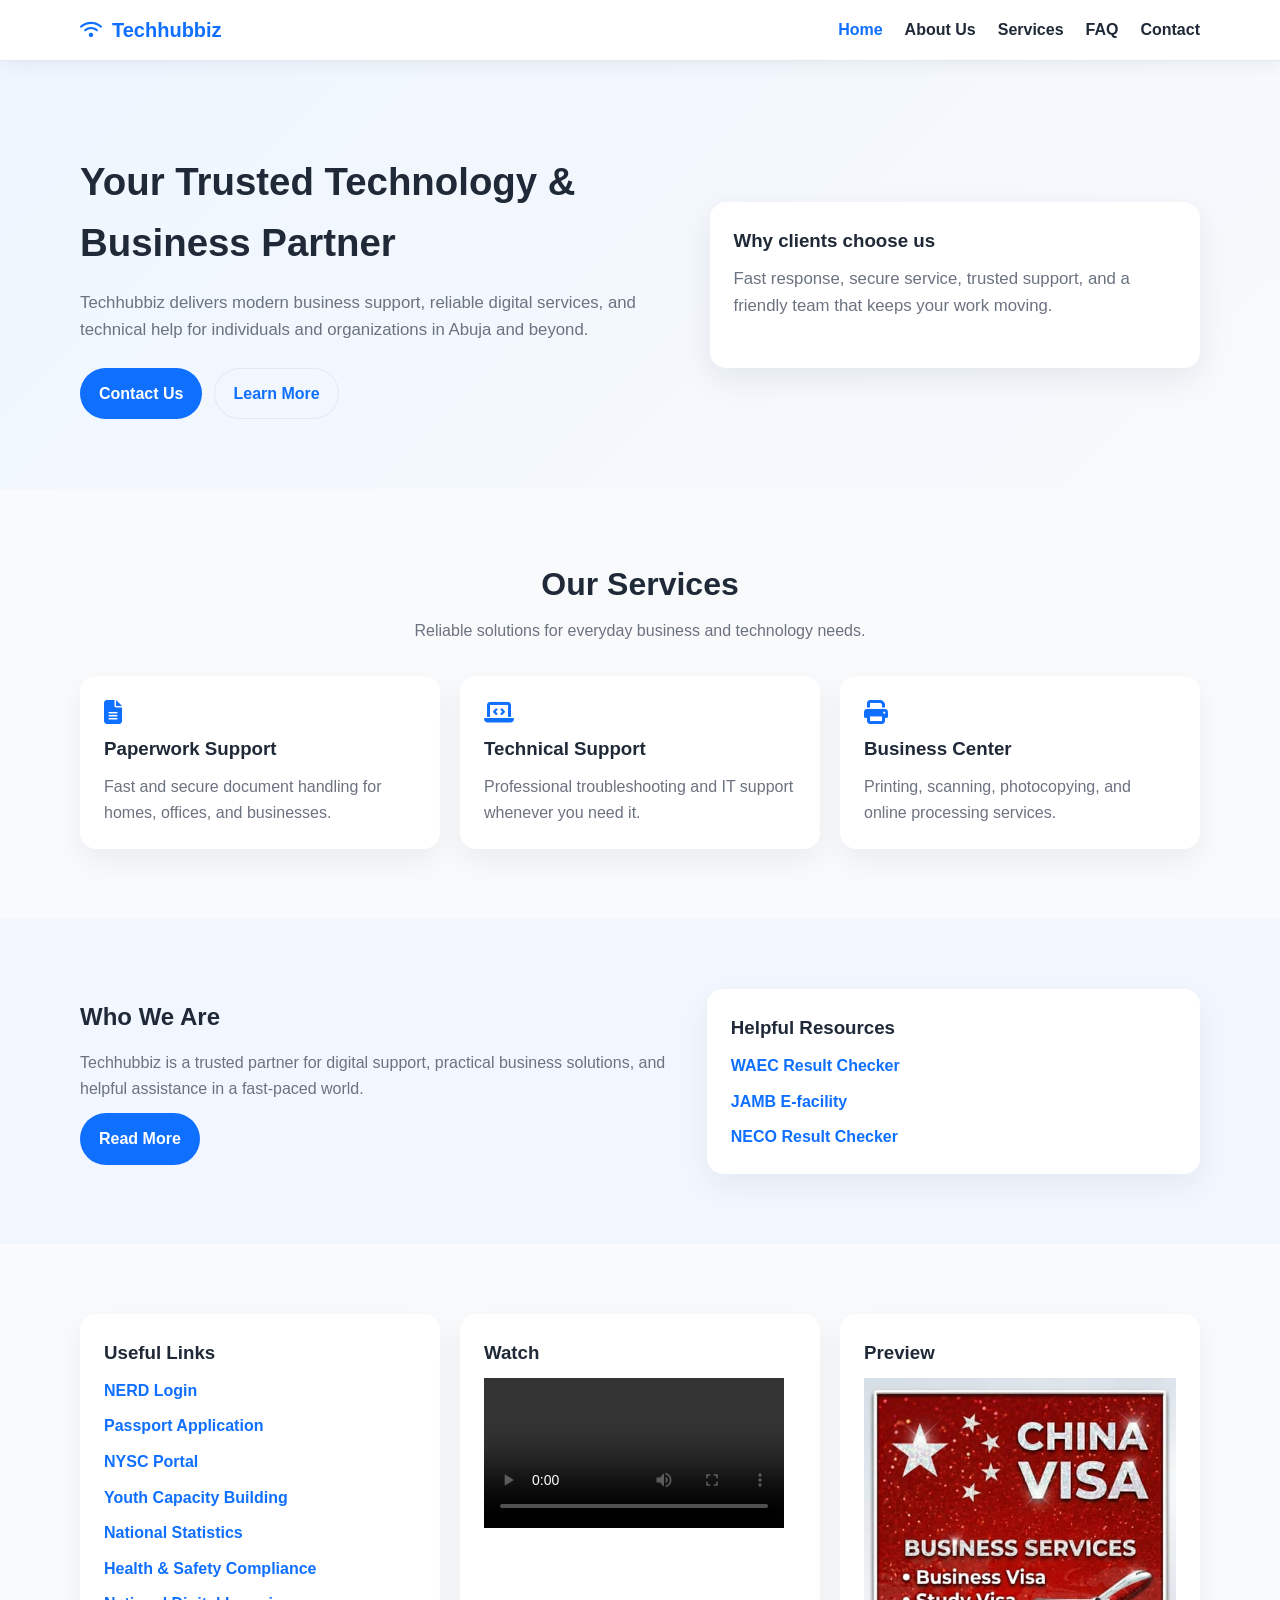
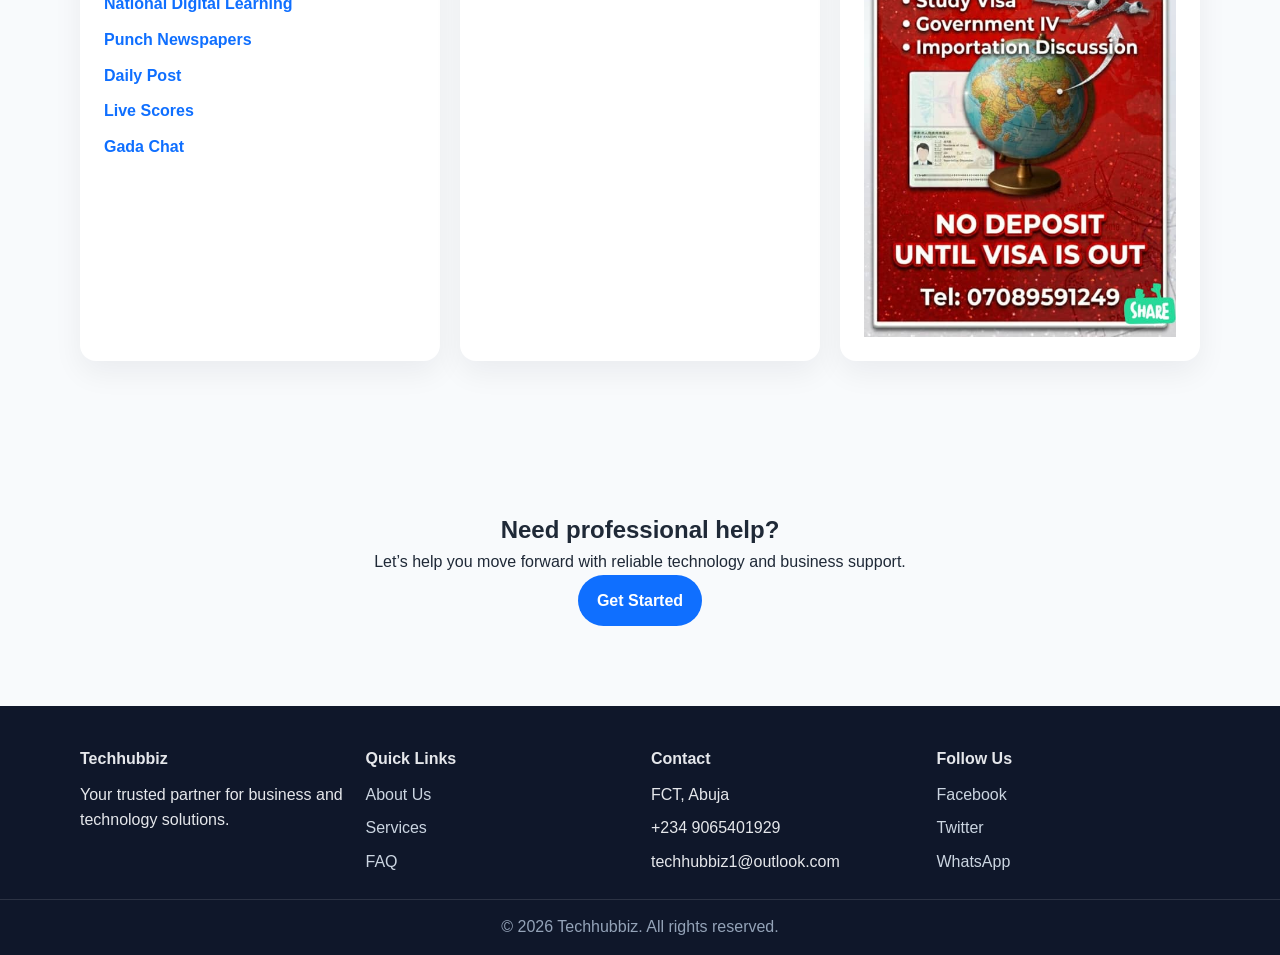
<file: index.html>
<!DOCTYPE html>
<html lang="en">
<head>
  <meta charset="UTF-8">
  <meta name="viewport" content="width=device-width, initial-scale=1.0">
  <title>Techhubbiz | Home</title>
  <link rel="stylesheet" href="style.css">
  <link rel="stylesheet" href="https://cdnjs.cloudflare.com/ajax/libs/font-awesome/6.5.1/css/all.min.css">
</head>
<body>
  <nav class="navbar">
    <div class="container nav-wrap">
      <a class="brand" href="index.html"><i class="fas fa-wifi"></i><span>Techhubbiz</span></a>
      <button class="nav-toggle" aria-label="Toggle navigation" aria-expanded="false">
        <span></span><span></span><span></span>
      </button>
      <ul class="nav-menu">
        <li><a href="index.html" class="active">Home</a></li>
        <li><a href="about.html">About Us</a></li>
        <li><a href="services.html">Services</a></li>
        <li><a href="faq.html">FAQ</a></li>
        <li><a href="contact.html">Contact</a></li>
      </ul>
    </div>
  </nav>

  <header class="hero">
    <div class="container hero-grid">
      <div>
        <h1>Your Trusted Technology & Business Partner</h1>
        <p>Techhubbiz delivers modern business support, reliable digital services, and technical help for individuals and organizations in Abuja and beyond.</p>
        <div class="hero-buttons">
          <a href="contact.html" class="btn btn-primary">Contact Us</a>
          <a href="about.html" class="btn btn-secondary">Learn More</a>
        </div>
      </div>
      <div class="hero-card">
        <h3>Why clients choose us</h3>
        <p>Fast response, secure service, trusted support, and a friendly team that keeps your work moving.</p>
      </div>
    </div>
  </header>

  <main>
    <section class="section">
      <div class="container">
        <div class="section-header">
          <h2>Our Services</h2>
          <p>Reliable solutions for everyday business and technology needs.</p>
        </div>
        <div class="services-grid">
          <div class="service-card">
            <i class="fas fa-file-alt"></i>
            <h3>Paperwork Support</h3>
            <p>Fast and secure document handling for homes, offices, and businesses.</p>
          </div>
          <div class="service-card">
            <i class="fas fa-laptop-code"></i>
            <h3>Technical Support</h3>
            <p>Professional troubleshooting and IT support whenever you need it.</p>
          </div>
          <div class="service-card">
            <i class="fas fa-print"></i>
            <h3>Business Center</h3>
            <p>Printing, scanning, photocopying, and online processing services.</p>
          </div>
        </div>
      </div>
    </section>

    <section class="section section-alt">
      <div class="container about-grid">
        <div class="about-block">
          <h2>Who We Are</h2>
          <p>Techhubbiz is a trusted partner for digital support, practical business solutions, and helpful assistance in a fast-paced world.</p>
          <a href="about.html" class="btn btn-primary">Read More</a>
        </div>
        <div class="card">
          <h3>Helpful Resources</h3>
          <ul class="links-list">
            <li><a href="https://www.waecdirect.org/" target="_blank" rel="noreferrer">WAEC Result Checker</a></li>
            <li><a href="https://efacility.jamb.gov.ng/" target="_blank" rel="noreferrer">JAMB E-facility</a></li>
            <li><a href="https://results.neco.gov.ng/" target="_blank" rel="noreferrer">NECO Result Checker</a></li>
          </ul>
        </div>
      </div>
    </section>


    <section class="section">
      <div class="container media-grid">
        <div class="media-card">
          <h3>Useful Links</h3>
          <ul class="links-list">
            <li><a href="https://esmat.ned.gov.ng/ai/esmat/login.php" target="_blank" rel="noreferrer">NERD Login</a></li>
            <li><a href="https://passport.immigration.gov.ng/" target="_blank" rel="noreferrer">Passport Application</a></li>
            <li><a href="https://portal.nysc.org.ng/nysc/" target="_blank" rel="noreferrer">NYSC Portal</a></li>
            <li><a href="https://my.nigerianyouthacademy.com/" target="_blank" rel="noreferrer">Youth Capacity Building</a></li>
            <li><a href="https://nigerianstat.gov.ng/" target="_blank" rel="noreferrer">National Statistics</a></li>
            <li><a href="https://www.nafdac.gov.ng/" target="_blank" rel="noreferrer">Health & Safety Compliance</a></li>
            <li><a href="https://nlp.education.gov.ng/" target="_blank" rel="noreferrer">National Digital Learning</a></li>
            <li><a href="https://punchng.com/" target="_blank" rel="noreferrer">Punch Newspapers</a></li>
            <li><a href="https://dailypost.ng/" target="_blank" rel="noreferrer">Daily Post</a></li>
            <li><a href="https://www.livescores.com/?tz=1" target="_blank" rel="noreferrer">Live Scores</a></li>
            <li><a href="https://gada.chat/register?ref=IKGOD">Gada Chat</a></li>
          </ul>
        </div>
        <div class="media-card">
          <h3>Watch</h3>
          <video controls preload="metadata">
            <source src="China Visa (1) (1).mp4" type="video/mp4">
            Your browser does not support the video tag.
          </video>
        </div>
        <div class="media-card">
          <h3>Preview</h3>
          <img src="visa image.jpeg" alt="Visa illustration">
        </div>
      </div>
    </section>

    <section class="section cta">
      <div class="container">
        <h2>Need professional help?</h2>
        <p>Let’s help you move forward with reliable technology and business support.</p>
        <a href="contact.html" class="btn btn-primary">Get Started</a>
      </div>
    </section>
  </main>

  <footer class="footer">
    <div class="container footer-grid">
      <div>
        <h4>Techhubbiz</h4>
        <p>Your trusted partner for business and technology solutions.</p>
      </div>
      <div>
        <h4>Quick Links</h4>
        <ul>
          <li><a href="about.html">About Us</a></li>
          <li><a href="services.html">Services</a></li>
          <li><a href="faq.html">FAQ</a></li>
        </ul>
      </div>
      <div>
        <h4>Contact</h4>
        <ul>
          <li>FCT, Abuja</li>
          <li>+234 9065401929</li>
          <li>techhubbiz1@outlook.com</li>
        </ul>
      </div>
      <div>
        <h4>Follow Us</h4>
        <ul>
          <li><a href="https://www.facebook.com/share/1Ebr9QDGdv/">Facebook</a></li>
          <li><a href="https://x.com/IkeGod27">Twitter</a></li>
          <li><a href="https://wa.me/message/5A6BDYI6N4X2K1">WhatsApp</a></li>
        </ul>
      </div>
    </div>
    <div class="footer-bottom">
      <p>© 2026 Techhubbiz. All rights reserved.</p>
    </div>
  </footer>

  <script src="script.js"></script>
  <script type="text/javascript" id="hs-script-loader" async defer src="//js-eu1.hs-scripts.com/148829491.js"></script>
</body>
</html>
</file>
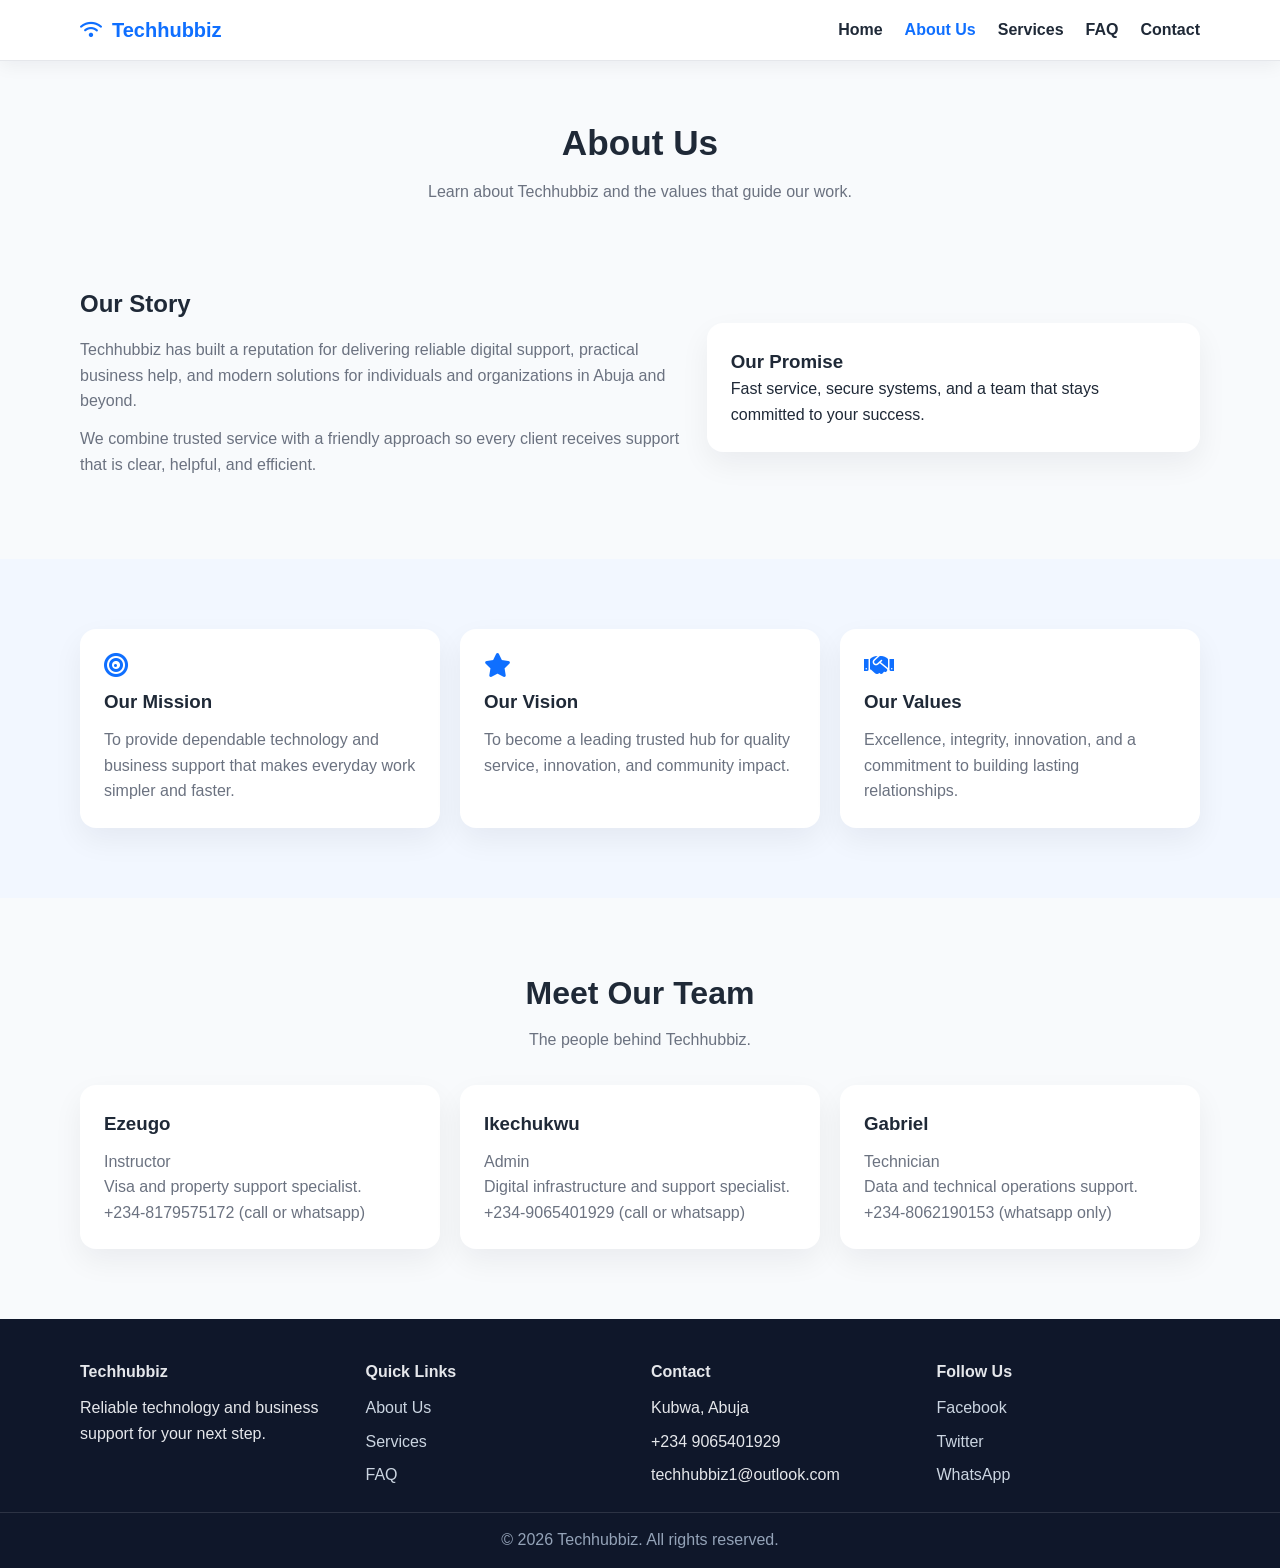
<file: about.html>
<!DOCTYPE html>
<html lang="en">
<head>
  <meta charset="UTF-8">
  <meta name="viewport" content="width=device-width, initial-scale=1.0">
  <title>About Us - Techhubbiz</title>
  <link rel="stylesheet" href="style.css">
  <link rel="stylesheet" href="https://cdnjs.cloudflare.com/ajax/libs/font-awesome/6.0.0/css/all.min.css">
</head>
<body>
  <nav class="navbar">
    <div class="container nav-wrap">
      <a class="brand" href="index.html"><i class="fas fa-wifi"></i><span>Techhubbiz</span></a>
      <button class="nav-toggle" aria-label="Toggle navigation" aria-expanded="false">
        <span></span><span></span><span></span>
      </button>
      <ul class="nav-menu">
        <li><a href="index.html">Home</a></li>
        <li><a href="about.html" class="active">About Us</a></li>
        <li><a href="services.html">Services</a></li>
        <li><a href="faq.html">FAQ</a></li>
        <li><a href="contact.html">Contact</a></li>
      </ul>
    </div>
  </nav>

  <div class="page-header">
    <div class="container">
      <h1>About Us</h1>
      <p>Learn about Techhubbiz and the values that guide our work.</p>
    </div>
  </div>

  <section class="section">
    <div class="container about-grid">
      <div class="about-block">
        <h2>Our Story</h2>
        <p>Techhubbiz has built a reputation for delivering reliable digital support, practical business help, and modern solutions for individuals and organizations in Abuja and beyond.</p>
        <p>We combine trusted service with a friendly approach so every client receives support that is clear, helpful, and efficient.</p>
      </div>
      <div class="card">
        <h3>Our Promise</h3>
        <p>Fast service, secure systems, and a team that stays committed to your success.</p>
      </div>
    </div>
  </section>

  <section class="section section-alt">
    <div class="container services-grid">
      <div class="service-card">
        <i class="fas fa-bullseye"></i>
        <h3>Our Mission</h3>
        <p>To provide dependable technology and business support that makes everyday work simpler and faster.</p>
      </div>
      <div class="service-card">
        <i class="fas fa-star"></i>
        <h3>Our Vision</h3>
        <p>To become a leading trusted hub for quality service, innovation, and community impact.</p>
      </div>
      <div class="service-card">
        <i class="fas fa-handshake"></i>
        <h3>Our Values</h3>
        <p>Excellence, integrity, innovation, and a commitment to building lasting relationships.</p>
      </div>
    </div>
  </section>

  <section class="section">
    <div class="container">
      <div class="section-header">
        <h2>Meet Our Team</h2>
        <p>The people behind Techhubbiz.</p>
      </div>
      <div class="team-grid services-grid">
        <div class="team-card">
          <h3>Ezeugo</h3>
          <p>Instructor</p>
          <p>Visa and property support specialist.</p>
          <p>+234-8179575172 (call or whatsapp)</p>
        </div>
        <div class="team-card">
          <h3>Ikechukwu</h3>
          <p>Admin</p>
          <p>Digital infrastructure and support specialist.</p>
          <p>+234-9065401929 (call or whatsapp)</p>
        </div>
        <div class="team-card">
          <h3>Gabriel</h3>
          <p>Technician</p>
          <p>Data and technical operations support.</p>
          <p>+234-8062190153 (whatsapp only)</p>
        </div>
      </div>
    </div>
  </section>

  <footer class="footer">
    <div class="container footer-grid">
      <div>
        <h4>Techhubbiz</h4>
        <p>Reliable technology and business support for your next step.</p>
      </div>
      <div>
        <h4>Quick Links</h4>
        <ul>
          <li><a href="about.html">About Us</a></li>
          <li><a href="services.html">Services</a></li>
          <li><a href="faq.html">FAQ</a></li>
        </ul>
      </div>
      <div>
        <h4>Contact</h4>
        <ul>
          <li>Kubwa, Abuja</li>
          <li>+234 9065401929</li>
          <li>techhubbiz1@outlook.com</li>
        </ul>
      </div>
      <div>
        <h4>Follow Us</h4>
        <ul>
          <li><a href="https://www.facebook.com/share/1Ebr9QDGdv/">Facebook</a></li>
          <li><a href="https://x.com/IkeGod27">Twitter</a></li>
          <li><a href="https://wa.me/message/5A6BDYI6N4X2K1">WhatsApp</a></li>
        </ul>
      </div>
    </div>
    <div class="footer-bottom">
      <p>© 2026 Techhubbiz. All rights reserved.</p>
    </div>
  </footer>

  <script src="script.js"></script>
</body>
</html>
</file>
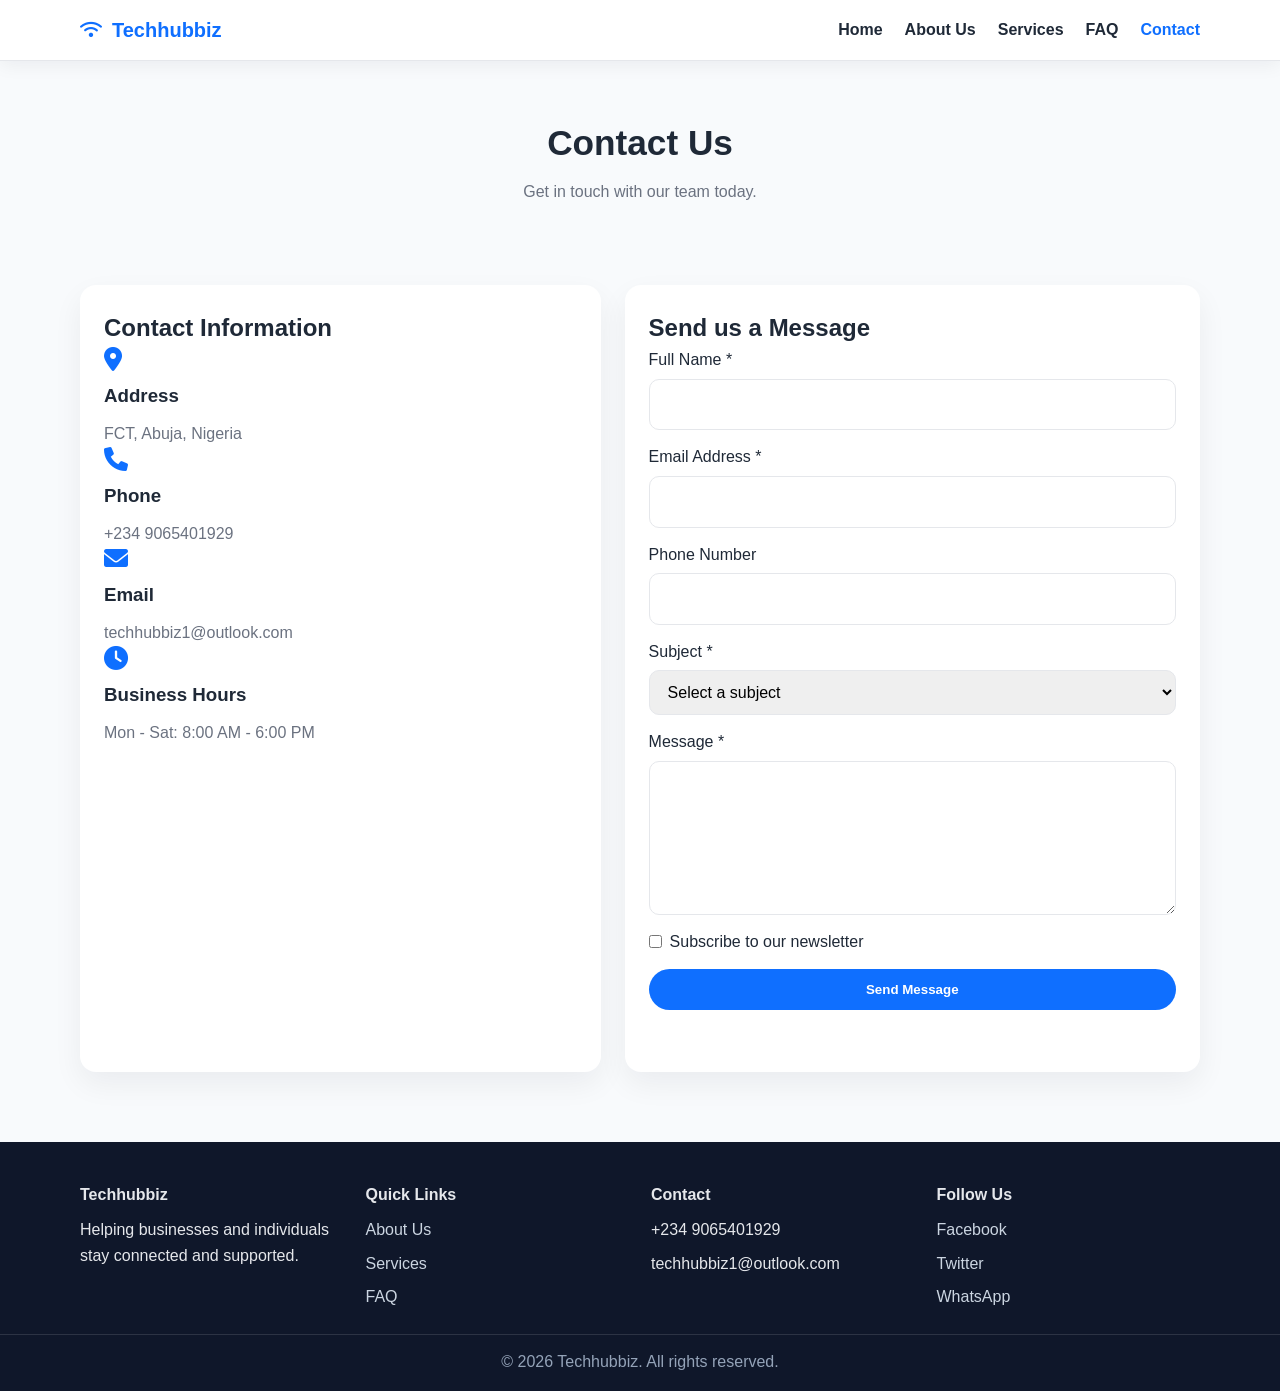
<file: contact.html>
<!DOCTYPE html>
<html lang="en">
<head>
  <meta charset="UTF-8">
  <meta name="viewport" content="width=device-width, initial-scale=1.0">
  <title>Contact Us - Techhubbiz</title>
  <link rel="stylesheet" href="style.css">
  <link rel="stylesheet" href="https://cdnjs.cloudflare.com/ajax/libs/font-awesome/6.0.0/css/all.min.css">
</head>
<body>
  <nav class="navbar">
    <div class="container nav-wrap">
      <a class="brand" href="index.html"><i class="fas fa-wifi"></i><span>Techhubbiz</span></a>
      <button class="nav-toggle" aria-label="Toggle navigation" aria-expanded="false">
        <span></span><span></span><span></span>
      </button>
      <ul class="nav-menu">
        <li><a href="index.html">Home</a></li>
        <li><a href="about.html">About Us</a></li>
        <li><a href="services.html">Services</a></li>
        <li><a href="faq.html">FAQ</a></li>
        <li><a href="contact.html" class="active">Contact</a></li>
      </ul>
    </div>
  </nav>

  <div class="page-header">
    <div class="container">
      <h1>Contact Us</h1>
      <p>Get in touch with our team today.</p>
    </div>
  </div>

  <section class="section">
    <div class="container contact-grid">
      <div class="contact-card">
        <h2>Contact Information</h2>
        <div class="service-card" style="box-shadow:none; padding:0; background:transparent;">
          <i class="fas fa-map-marker-alt"></i>
          <h3>Address</h3>
          <p>FCT, Abuja, Nigeria</p>
        </div>
        <div class="service-card" style="box-shadow:none; padding:0; background:transparent;">
          <i class="fas fa-phone"></i>
          <h3>Phone</h3>
          <p>+234 9065401929</p>
        </div>
        <div class="service-card" style="box-shadow:none; padding:0; background:transparent;">
          <i class="fas fa-envelope"></i>
          <h3>Email</h3>
          <p>techhubbiz1@outlook.com</p>
        </div>
        <div class="service-card" style="box-shadow:none; padding:0; background:transparent;">
          <i class="fas fa-clock"></i>
          <h3>Business Hours</h3>
          <p>Mon - Sat: 8:00 AM - 6:00 PM</p>
        </div>
      </div>

      <div class="contact-card">
        <h2>Send us a Message</h2>
        <form id="contactForm" class="contact-form">
          <div class="form-group">
            <label for="name">Full Name *</label>
            <input type="text" id="name" name="name" required>
          </div>
          <div class="form-group">
            <label for="email">Email Address *</label>
            <input type="email" id="email" name="email" required>
          </div>
          <div class="form-group">
            <label for="phone">Phone Number</label>
            <input type="tel" id="phone" name="phone">
          </div>
          <div class="form-group">
            <label for="subject">Subject *</label>
            <select id="subject" name="subject" required>
              <option value="">Select a subject</option>
              <option value="inquiry">General Inquiry</option>
              <option value="support">Technical Support</option>
              <option value="feedback">Feedback</option>
            </select>
          </div>
          <div class="form-group">
            <label for="message">Message *</label>
            <textarea id="message" name="message" rows="5" required></textarea>
          </div>
          <div class="form-group checkbox">
            <input type="checkbox" id="subscribe" name="subscribe">
            <label for="subscribe">Subscribe to our newsletter</label>
          </div>
          <button type="submit" class="btn btn-primary">Send Message</button>
          <div id="formMessage" class="form-message"></div>
        </form>
      </div>
    </div>
  </section>

  <footer class="footer">
    <div class="container footer-grid">
      <div>
        <h4>Techhubbiz</h4>
        <p>Helping businesses and individuals stay connected and supported.</p>
      </div>
      <div>
        <h4>Quick Links</h4>
        <ul>
          <li><a href="about.html">About Us</a></li>
          <li><a href="services.html">Services</a></li>
          <li><a href="faq.html">FAQ</a></li>
        </ul>
      </div>
      <div>
        <h4>Contact</h4>
        <ul>
          <li>+234 9065401929</li>
          <li>techhubbiz1@outlook.com</li>
        </ul>
      </div>
      <div>
        <h4>Follow Us</h4>
        <ul>
          <li><a href="https://www.facebook.com/share/1Ebr9QDGdv/">Facebook</a></li>
          <li><a href="https://x.com/IkeGod27">Twitter</a></li>
          <li><a href="https://wa.me/message/5A6BDYI6N4X2K1">WhatsApp</a></li>
        </ul>
      </div>
    </div>
    <div class="footer-bottom">
      <p>© 2026 Techhubbiz. All rights reserved.</p>
    </div>
  </footer>

  <script src="script.js"></script>
</body>
</html>
</file>
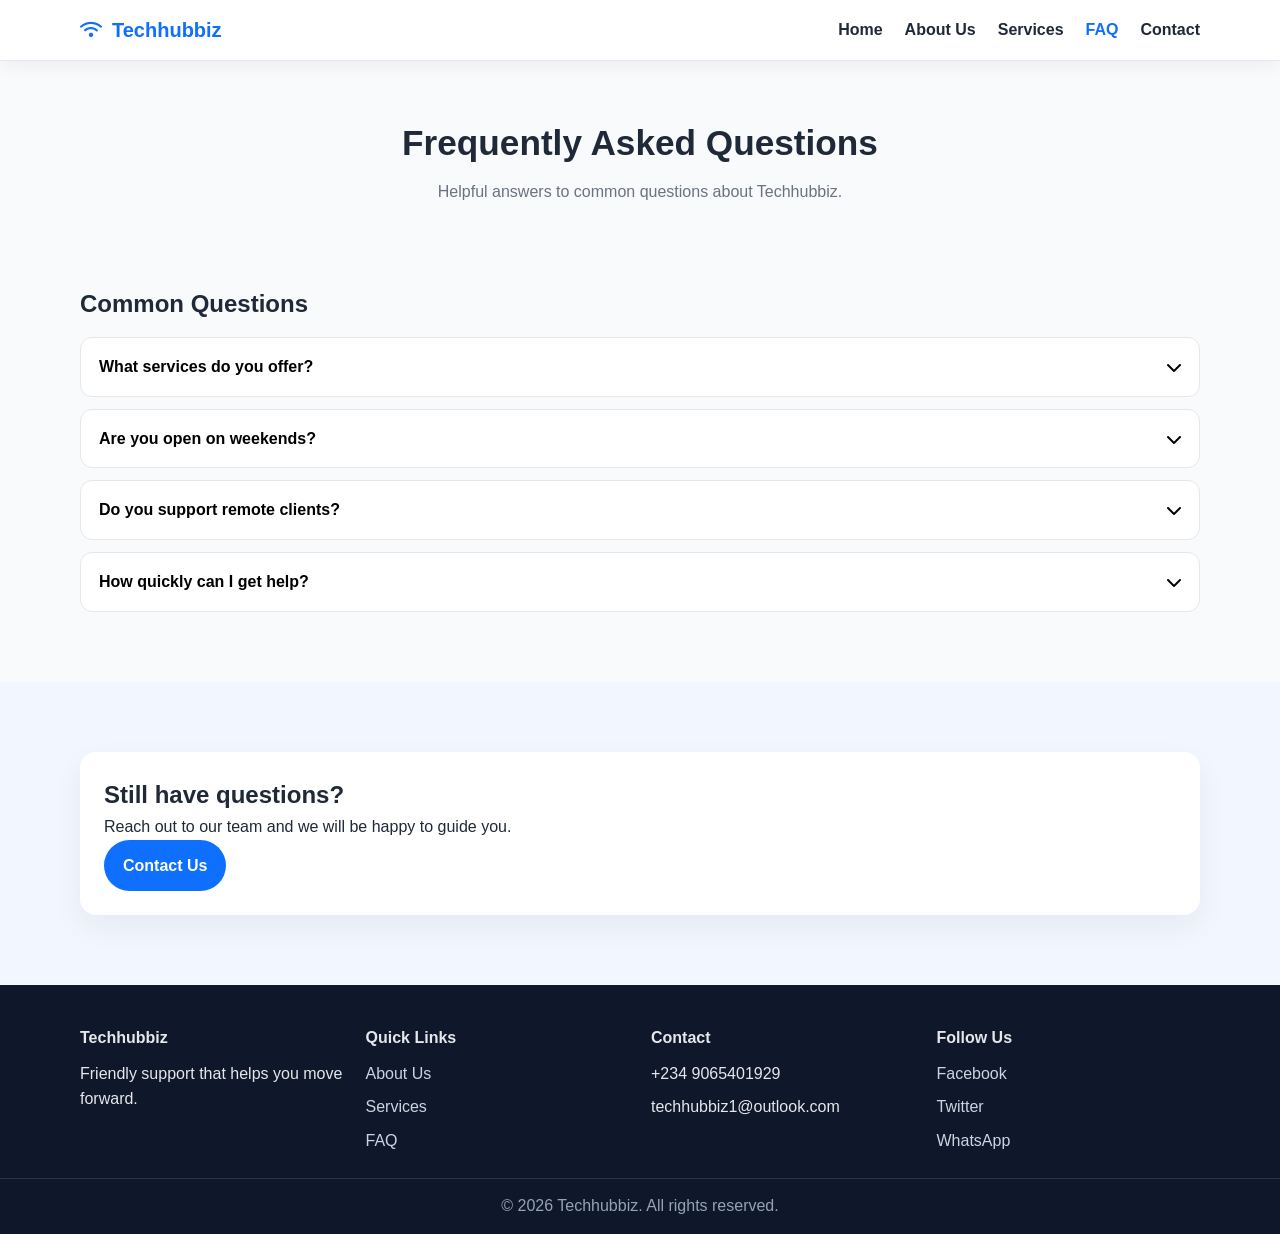
<file: faq.html>
<!DOCTYPE html>
<html lang="en">
<head>
  <meta charset="UTF-8">
  <meta name="viewport" content="width=device-width, initial-scale=1.0">
  <title>FAQ - Techhubbiz</title>
  <link rel="stylesheet" href="style.css">
  <link rel="stylesheet" href="https://cdnjs.cloudflare.com/ajax/libs/font-awesome/6.0.0/css/all.min.css">
</head>
<body>
  <nav class="navbar">
    <div class="container nav-wrap">
      <a class="brand" href="index.html"><i class="fas fa-wifi"></i><span>Techhubbiz</span></a>
      <button class="nav-toggle" aria-label="Toggle navigation" aria-expanded="false">
        <span></span><span></span><span></span>
      </button>
      <ul class="nav-menu">
        <li><a href="index.html">Home</a></li>
        <li><a href="about.html">About Us</a></li>
        <li><a href="services.html">Services</a></li>
        <li><a href="faq.html" class="active">FAQ</a></li>
        <li><a href="contact.html">Contact</a></li>
      </ul>
    </div>
  </nav>

  <div class="page-header">
    <div class="container">
      <h1>Frequently Asked Questions</h1>
      <p>Helpful answers to common questions about Techhubbiz.</p>
    </div>
  </div>

  <section class="section">
    <div class="container">
      <div class="faq-wrap">
        <h2>Common Questions</h2>
        <div class="faq-list">
          <div class="faq-item">
            <button class="faq-question" type="button">
              <span>What services do you offer?</span>
              <i class="fas fa-chevron-down"></i>
            </button>
            <div class="faq-answer">
              <p>We provide digital support, technical help, business center services, and document assistance.</p>
            </div>
          </div>
          <div class="faq-item">
            <button class="faq-question" type="button">
              <span>Are you open on weekends?</span>
              <i class="fas fa-chevron-down"></i>
            </button>
            <div class="faq-answer">
              <p>Yes. We are available during the week and on selected weekend hours.</p>
            </div>
          </div>
          <div class="faq-item">
            <button class="faq-question" type="button">
              <span>Do you support remote clients?</span>
              <i class="fas fa-chevron-down"></i>
            </button>
            <div class="faq-answer">
              <p>Yes. We offer support for clients who need assistance remotely as well as in person.</p>
            </div>
          </div>
          <div class="faq-item">
            <button class="faq-question" type="button">
              <span>How quickly can I get help?</span>
              <i class="fas fa-chevron-down"></i>
            </button>
            <div class="faq-answer">
              <p>Response times vary by request, but we aim to provide fast and reliable support for every client.</p>
            </div>
          </div>
        </div>
      </div>
    </div>
  </section>

  <section class="section section-alt">
    <div class="container">
      <div class="card">
        <h2>Still have questions?</h2>
        <p>Reach out to our team and we will be happy to guide you.</p>
        <a href="contact.html" class="btn btn-primary">Contact Us</a>
      </div>
    </div>
  </section>

  <footer class="footer">
    <div class="container footer-grid">
      <div>
        <h4>Techhubbiz</h4>
        <p>Friendly support that helps you move forward.</p>
      </div>
      <div>
        <h4>Quick Links</h4>
        <ul>
          <li><a href="about.html">About Us</a></li>
          <li><a href="services.html">Services</a></li>
          <li><a href="faq.html">FAQ</a></li>
        </ul>
      </div>
      <div>
        <h4>Contact</h4>
        <ul>
          <li>+234 9065401929</li>
          <li>techhubbiz1@outlook.com</li>
        </ul>
      </div>
      <div>
        <h4>Follow Us</h4>
        <ul>
          <li><a href="https://www.facebook.com/share/1Ebr9QDGdv/">Facebook</a></li>
          <li><a href="https://x.com/IkeGod27">Twitter</a></li>
          <li><a href="https://wa.me/message/5A6BDYI6N4X2K1">WhatsApp</a></li>
        </ul>
      </div>
    </div>
    <div class="footer-bottom">
      <p>© 2026 Techhubbiz. All rights reserved.</p>
    </div>
  </footer>

  <script src="script.js"></script>
</body>
</html>
</file>
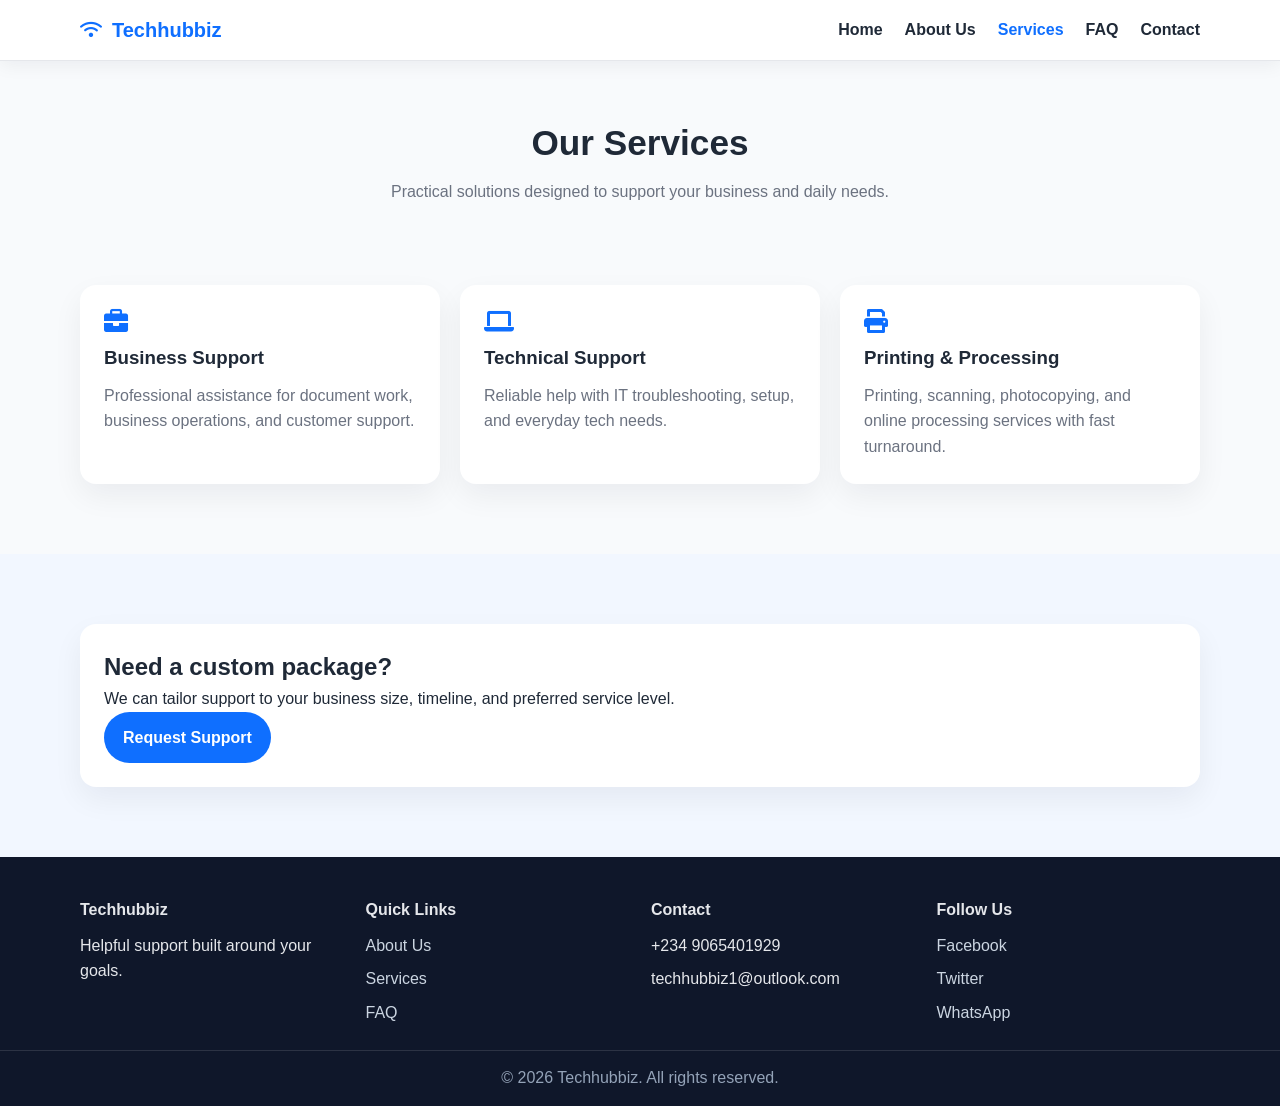
<file: services.html>
<!DOCTYPE html>
<html lang="en">
<head>
  <meta charset="UTF-8">
  <meta name="viewport" content="width=device-width, initial-scale=1.0">
  <title>Services - Techhubbiz</title>
  <link rel="stylesheet" href="style.css">
  <link rel="stylesheet" href="https://cdnjs.cloudflare.com/ajax/libs/font-awesome/6.0.0/css/all.min.css">
</head>
<body>
  <nav class="navbar">
    <div class="container nav-wrap">
      <a class="brand" href="index.html"><i class="fas fa-wifi"></i><span>Techhubbiz</span></a>
      <button class="nav-toggle" aria-label="Toggle navigation" aria-expanded="false">
        <span></span><span></span><span></span>
      </button>
      <ul class="nav-menu">
        <li><a href="index.html">Home</a></li>
        <li><a href="about.html">About Us</a></li>
        <li><a href="services.html" class="active">Services</a></li>
        <li><a href="faq.html">FAQ</a></li>
        <li><a href="contact.html">Contact</a></li>
      </ul>
    </div>
  </nav>

  <div class="page-header">
    <div class="container">
      <h1>Our Services</h1>
      <p>Practical solutions designed to support your business and daily needs.</p>
    </div>
  </div>

  <section class="section">
    <div class="container services-grid">
      <div class="service-card">
        <i class="fas fa-briefcase"></i>
        <h3>Business Support</h3>
        <p>Professional assistance for document work, business operations, and customer support.</p>
      </div>
      <div class="service-card">
        <i class="fas fa-laptop"></i>
        <h3>Technical Support</h3>
        <p>Reliable help with IT troubleshooting, setup, and everyday tech needs.</p>
      </div>
      <div class="service-card">
        <i class="fas fa-print"></i>
        <h3>Printing & Processing</h3>
        <p>Printing, scanning, photocopying, and online processing services with fast turnaround.</p>
      </div>
    </div>
  </section>

  <section class="section section-alt">
    <div class="container">
      <div class="card">
        <h2>Need a custom package?</h2>
        <p>We can tailor support to your business size, timeline, and preferred service level.</p>
        <a href="contact.html" class="btn btn-primary">Request Support</a>
      </div>
    </div>
  </section>

  <footer class="footer">
    <div class="container footer-grid">
      <div>
        <h4>Techhubbiz</h4>
        <p>Helpful support built around your goals.</p>
      </div>
      <div>
        <h4>Quick Links</h4>
        <ul>
          <li><a href="about.html">About Us</a></li>
          <li><a href="services.html">Services</a></li>
          <li><a href="faq.html">FAQ</a></li>
        </ul>
      </div>
      <div>
        <h4>Contact</h4>
        <ul>
          <li>+234 9065401929</li>
          <li>techhubbiz1@outlook.com</li>
        </ul>
      </div>
      <div>
        <h4>Follow Us</h4>
        <ul>
          <li><a href="https://www.facebook.com/share/1Ebr9QDGdv/">Facebook</a></li>
          <li><a href="https://x.com/IkeGod27">Twitter</a></li>
          <li><a href="https://wa.me/message/5A6BDYI6N4X2K1">WhatsApp</a></li>
        </ul>
      </div>
    </div>
    <div class="footer-bottom">
      <p>© 2026 Techhubbiz. All rights reserved.</p>
    </div>
  </footer>

  <script src="script.js"></script>
</body>
</html>
</file>
<file: style.css>
:root {
  --primary: #0f6fff;
  --primary-dark: #0a4eb3;
  --accent: #18b2b2;
  --text: #1f2937;
  --muted: #6b7280;
  --bg: #f8fafc;
  --white: #ffffff;
  --border: #e5e7eb;
}

* {
  box-sizing: border-box;
  margin: 0;
  padding: 0;
}

body {
  font-family: Arial, Helvetica, sans-serif;
  color: var(--text);
  line-height: 1.6;
  background: var(--bg);
}

a {
  color: inherit;
  text-decoration: none;
}

img,
video {
  max-width: 100%;
  display: block;
}

.container {
  width: min(1120px, 92%);
  margin: 0 auto;
}

.navbar {
  position: sticky;
  top: 0;
  z-index: 1000;
  background: var(--white);
  border-bottom: 1px solid var(--border);
  box-shadow: 0 4px 18px rgba(15, 23, 42, 0.06);
}

.nav-wrap {
  display: flex;
  align-items: center;
  justify-content: space-between;
  padding: 14px 0;
}

.brand {
  display: flex;
  align-items: center;
  gap: 10px;
  font-size: 1.25rem;
  font-weight: 700;
  color: var(--primary);
}

.brand i {
  font-size: 1.1rem;
}

.nav-menu {
  display: flex;
  gap: 22px;
  list-style: none;
}

.nav-menu a {
  font-weight: 600;
  color: var(--text);
  transition: color 0.2s ease;
}

.nav-menu a:hover,
.nav-menu a.active {
  color: var(--primary);
}

.nav-toggle {
  display: none;
  flex-direction: column;
  gap: 4px;
  border: 0;
  background: transparent;
  cursor: pointer;
  padding: 6px;
}

.nav-toggle span {
  width: 24px;
  height: 2px;
  background: var(--text);
  border-radius: 2px;
  transition: transform 0.2s ease, opacity 0.2s ease;
}

.hero {
  padding: 90px 0 70px;
  background: linear-gradient(135deg, #eff6ff 0%, #f8fafc 100%);
}

.hero-grid {
  display: grid;
  grid-template-columns: 1.1fr 0.9fr;
  gap: 30px;
  align-items: center;
}

.hero h1 {
  font-size: clamp(2rem, 3vw, 3rem);
  margin-bottom: 16px;
}

.hero p {
  color: var(--muted);
  font-size: 1.05rem;
  margin-bottom: 24px;
  max-width: 680px;
}

.hero-buttons {
  display: flex;
  flex-wrap: wrap;
  gap: 12px;
}

.btn {
  display: inline-flex;
  align-items: center;
  justify-content: center;
  padding: 12px 18px;
  border-radius: 999px;
  font-weight: 700;
  border: 1px solid transparent;
  transition: transform 0.2s ease, background-color 0.2s ease;
}

.btn:hover {
  transform: translateY(-1px);
}

.btn-primary {
  background: var(--primary);
  color: var(--white);
}

.btn-primary:hover {
  background: var(--primary-dark);
}

.btn-secondary {
  background: transparent;
  color: var(--primary);
  border-color: var(--border);
}

.hero-card {
  background: var(--white);
  padding: 24px;
  border-radius: 16px;
  box-shadow: 0 10px 32px rgba(15, 23, 42, 0.08);
}

.hero-card h3 {
  margin-bottom: 10px;
}

.section {
  padding: 70px 0;
}

.section-alt {
  background: #f2f7ff;
}

.section-header {
  text-align: center;
  margin-bottom: 32px;
}

.section-header h2 {
  font-size: 2rem;
  margin-bottom: 8px;
}

.section-header p {
  color: var(--muted);
}

.services-grid,
.team-grid,
.values-grid,
.features-grid {
  display: grid;
  gap: 20px;
}

.services-grid {
  grid-template-columns: repeat(3, minmax(0, 1fr));
}

.service-card,
.team-card,
.value-card,
.feature-card,
.media-card,
.contact-card,
.card {
  background: var(--white);
  padding: 24px;
  border-radius: 16px;
  box-shadow: 0 12px 30px rgba(15, 23, 42, 0.06);
}

.service-card i,
.feature-card i,
.contact-card i {
  font-size: 1.5rem;
  color: var(--primary);
  margin-bottom: 10px;
}

.service-card h3,
.team-card h3,
.value-card h3,
.feature-card h3,
.media-card h3,
.contact-card h3 {
  margin-bottom: 10px;
}

.service-card p,
.team-card p,
.value-card p,
.feature-card p,
.media-card p,
.contact-card p {
  color: var(--muted);
}

.about-grid {
  display: grid;
  grid-template-columns: 1.1fr 0.9fr;
  gap: 24px;
  align-items: center;
}

.about-block h2,
.contact-info h2,
.faq-wrap h2 {
  margin-bottom: 14px;
}

.about-block p,
.contact-info p,
.faq-wrap p {
  color: var(--muted);
  margin-bottom: 12px;
}

.media-grid {
  display: grid;
  grid-template-columns: repeat(3, minmax(0, 1fr));
  gap: 20px;
}

.links-list {
  list-style: none;
  display: grid;
  gap: 10px;
  margin-top: 10px;
}

.links-list a {
  color: var(--primary);
  font-weight: 600;
}

.cta {
  text-align: center;
  padding: 80px 0;
}

.footer {
  background: #0f172a;
  color: #e5e7eb;
  padding: 40px 0 16px;
}

.footer-grid {
  display: grid;
  grid-template-columns: repeat(4, minmax(0, 1fr));
  gap: 22px;
}

.footer h4 {
  margin-bottom: 10px;
}

.footer ul {
  list-style: none;
  display: grid;
  gap: 8px;
}

.footer a {
  color: #cbd5e1;
}

.footer-bottom {
  margin-top: 24px;
  padding-top: 14px;
  border-top: 1px solid rgba(255, 255, 255, 0.12);
  text-align: center;
  color: #94a3b8;
}

.page-header {
  padding: 54px 0 10px;
  text-align: center;
}

.page-header h1 {
  font-size: 2.2rem;
  margin-bottom: 8px;
}

.page-header p {
  color: var(--muted);
}

.contact-grid {
  display: grid;
  grid-template-columns: 0.95fr 1.05fr;
  gap: 24px;
}

.contact-form {
  display: grid;
  gap: 14px;
}

.form-group {
  display: grid;
  gap: 6px;
}

.form-group input,
.form-group textarea,
.form-group select {
  width: 100%;
  padding: 12px 14px;
  border: 1px solid var(--border);
  border-radius: 10px;
  font: inherit;
}

.checkbox {
  display: flex;
  align-items: center;
  gap: 8px;
}

.checkbox input {
  width: auto;
}

.form-message {
  min-height: 24px;
  color: #15803d;
  font-weight: 700;
}

.faq-list {
  display: grid;
  gap: 12px;
}

.faq-item {
  background: var(--white);
  border: 1px solid var(--border);
  border-radius: 12px;
  overflow: hidden;
}

.faq-question {
  width: 100%;
  border: 0;
  background: transparent;
  padding: 16px 18px;
  display: flex;
  align-items: center;
  justify-content: space-between;
  font: inherit;
  font-weight: 700;
  cursor: pointer;
  text-align: left;
}

.faq-answer {
  display: none;
  padding: 0 18px 16px;
  color: var(--muted);
}

.faq-item.active .faq-answer {
  display: block;
}

@media (max-width: 900px) {
  .hero-grid,
  .about-grid,
  .contact-grid,
  .services-grid,
  .media-grid,
  .footer-grid {
    grid-template-columns: 1fr 1fr;
  }

  .media-grid {
    grid-template-columns: 1fr;
  }
}

@media (max-width: 768px) {
  .nav-toggle {
    display: flex;
  }

  .nav-menu {
    display: none;
    flex-direction: column;
    position: absolute;
    top: 58px;
    left: 0;
    width: 100%;
    padding: 14px 4%;
    background: var(--white);
    box-shadow: 0 10px 24px rgba(15, 23, 42, 0.08);
  }

  .nav-menu.active {
    display: flex;
  }

  .hero-grid,
  .about-grid,
  .contact-grid,
  .services-grid,
  .footer-grid {
    grid-template-columns: 1fr;
  }

  .hero {
    padding-top: 56px;
  }

  .hero-buttons {
    flex-direction: column;
  }
}
</file>
